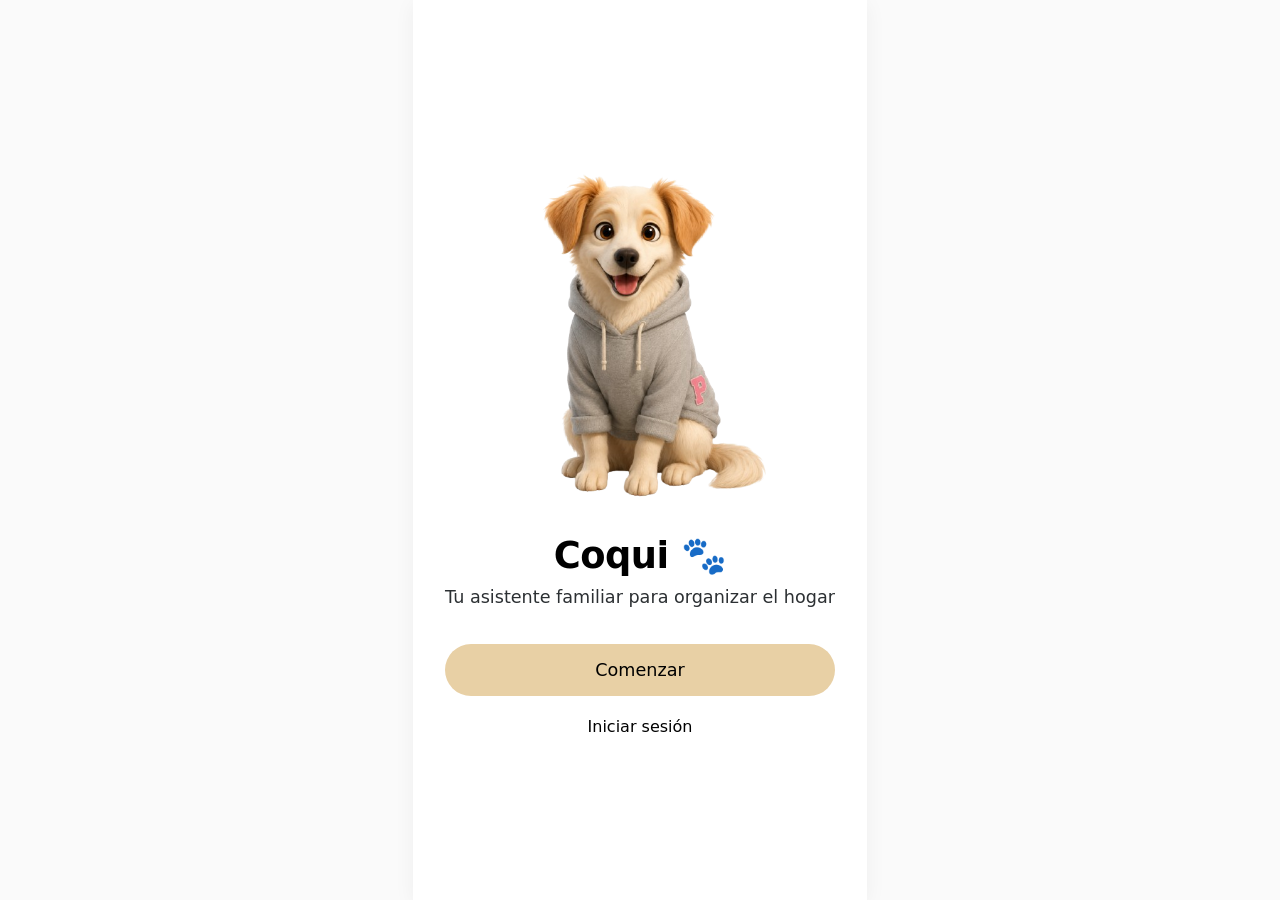
<file: index.html>
<!doctype html>
<html lang="es">
  <head>
    <meta charset="UTF-8" />
    <meta name="viewport" content="width=device-width, initial-scale=1.0" />
    <link
      rel="stylesheet"
      href="https://use.fontawesome.com/releases/v5.12.1/css/all.css"
      crossorigin="anonymous"
    />
    <link rel="stylesheet" href="css/style.css" />

    <title>Document</title>
  </head>
  <body>
    <main class="container">
      <img
        src="imgs/coqui.png"
        alt="imagen de un perrito"
        class="mascot-img"
      />
      <h1 class="title">Coqui 🐾</h1>

      <p class="subtitle">Tu asistente familiar para organizar el hogar</p>
      <div class="actions">
        <a href="#" class="btn-primary">Comenzar</a>
        <a href="login.html" class="btn-secondary">
          Iniciar sesión
        </a>
      </div>
    </main>
  </body>
</html>
</file>
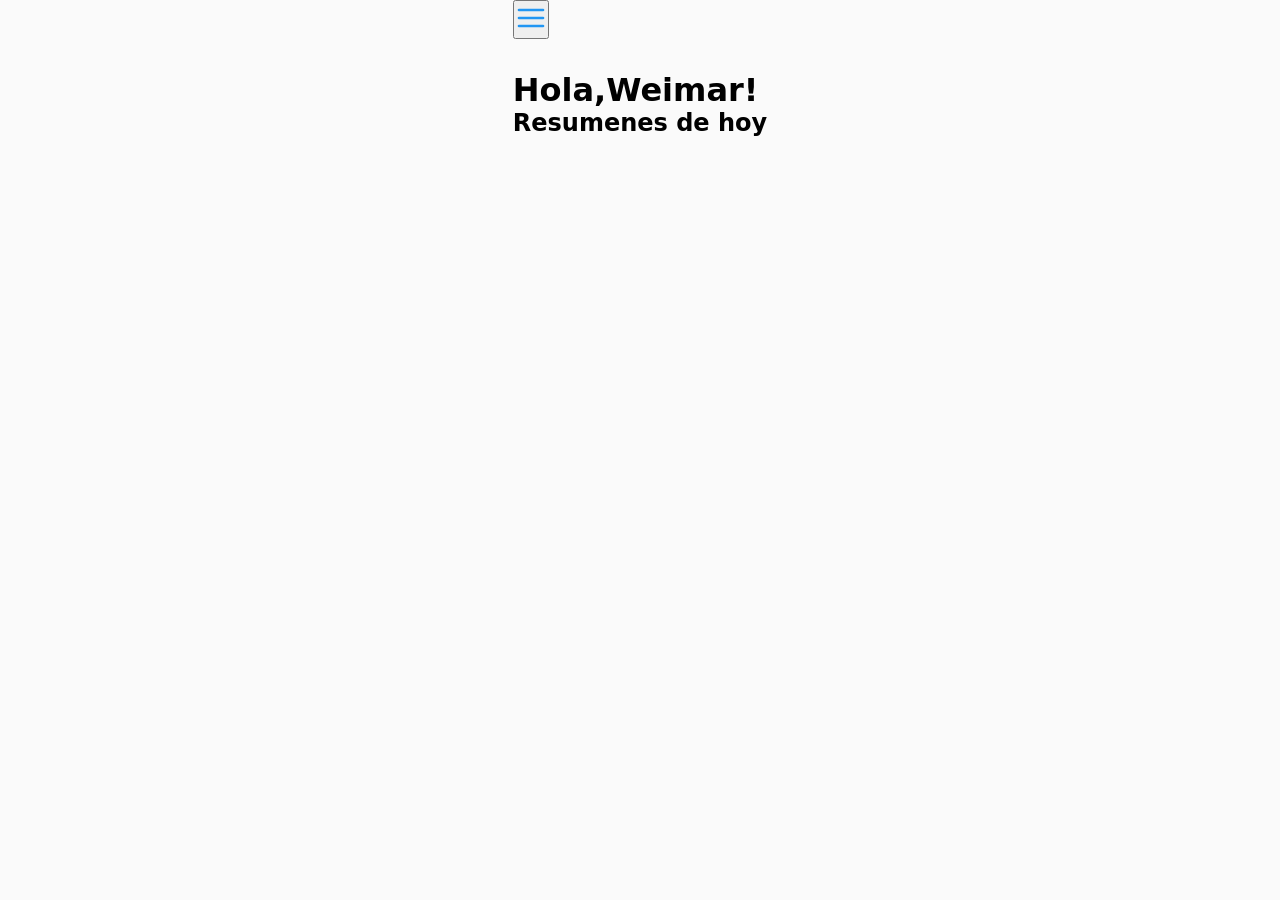
<file: dashboard.html>
<!doctype html>
<html lang="es">
  <head>
    <meta charset="UTF-8" />
    <meta name="viewport" content="width=device-width, initial-scale=1.0" />
    <title>Document</title>
    <link rel="stylesheet" href="css/style.css" />
  </head>
  <body>
    <main class="app-container dashboard-layout">
      <div class="dashboard-scroll-area">
        <header class="top-header">
          <button class="menu-btn" aria-label="Menú">
            <svg
              width="32"
              height="32"
              viewBox="0 0 24 24"
              fill="none"
              stroke="#2196F3"
              stroke-width="2"
              stroke-linecap="round"
              stroke-linejoin="round"
            >
              <line x1="3" y1="6" x2="21" y2="6"></line>
              <line x1="3" y1="12" x2="21" y2="12"></line>
              <line x1="3" y1="18" x2="21" y2="18"></line>
            </svg>
          </button>
        </header>

        <h1 class="greeting">Hola,Weimar!</h1>
        <section class="dashboard-section">
          <h2 class="section-title">Resumenes de hoy</h2>
          <div class="summary-grid">
            <div class="summary-card"></div>
          </div>
        </section>
      </div>
    </main>
  </body>
</html>
</file>
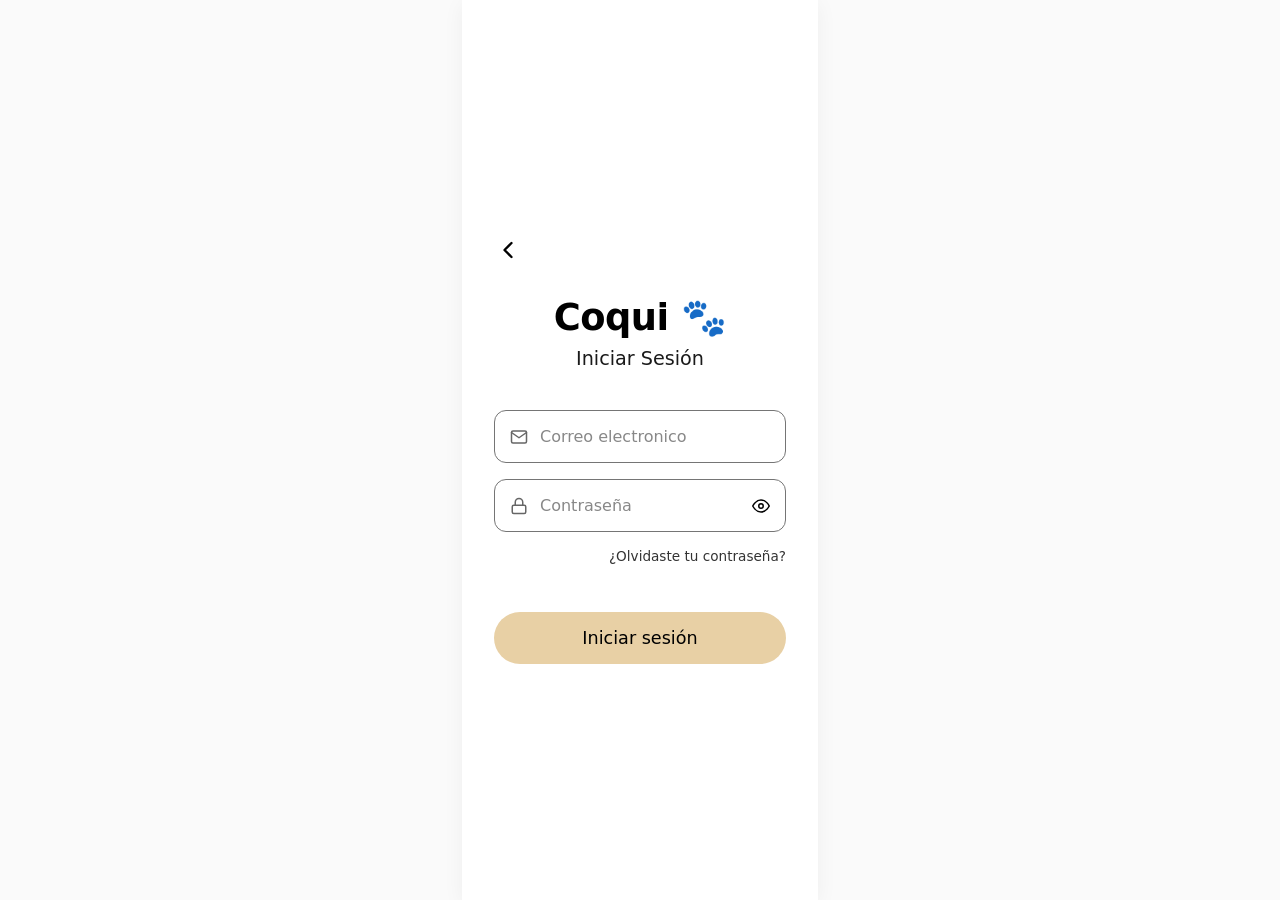
<file: login.html>
<!doctype html>
<html lang="es">
  <head>
    <meta charset="UTF-8" />
    <meta name="viewport" content="width=device-width, initial-scale=1.0" />
    <title>Document</title>
    <link rel="stylesheet" href="css/style.css">
  </head>
  <body>
    
    <main class="container">
        <header class="top-header">
            <button
                class="back-btn"
                aria-label="Volver"
                onclick="window.history.back()"
            >
                <svg
                width="28"
                height="28"
                viewBox="0 0 24 24"
                fill="none"
                stroke="#000"
                stroke-width="2"
                stroke-linecap="round"
                stroke-linejoin="round"
                >
                <polyline points="15 18 9 12 15 6"></polyline>
                </svg>
            </button>
    </header>
      <div class="login-container">
        <h1 class="title">Coqui 🐾</h1>
        <h2 class="login-subtitle">Iniciar Sesión</h2>
        <form class="login-form">
          <div class="input-group">
            <span class="icon-left">
              <svg
                width="18"
                height="18"
                viewBox="0 0 24 24"
                fill="none"
                stroke="#666"
                stroke-width="2"
                stroke-linecap="round"
                stroke-linejoin="round"
              >
                <path
                  d="M4 4h16c1.1 0 2 .9 2 2v12c0 1.1-.9 2-2 2H4c-1.1 0-2-.9-2-2V6c0-1.1.9-2 2-2z"
                ></path>
                <polyline points="22,6 12,13 2,6"></polyline>
              </svg>
            </span>
            <input
              type="email"
              placeholder="Correo electronico"
              class="input-field"
              required
            />
          </div>

          <div class="input-group">
                    <span class="icon-left">
                        <svg width="18" height="18" viewBox="0 0 24 24" fill="none" stroke="#666" stroke-width="2" stroke-linecap="round" stroke-linejoin="round">
                            <rect x="3" y="11" width="18" height="11" rx="2" ry="2"></rect>
                            <path d="M7 11V7a5 5 0 0 1 10 0v4"></path>
                        </svg>
                    </span>
                    <input type="password" placeholder="Contraseña" class="input-field" id="password-input" required>
                    <button type="button" class="icon-right" aria-label="Mostrar contraseña">
                        
                        <svg width="18" height="18" viewBox="0 0 24 24" fill="none" stroke="#000" stroke-width="2" stroke-linecap="round" stroke-linejoin="round">
                            <path d="M1 12s4-8 11-8 11 8 11 8-4 8-11 8-11-8-11-8z"></path>
                            <circle cx="12" cy="12" r="3"></circle>
                        </svg>
                    </button>
                </div>

                
                <div class="forgot-password-container">
                    <a href="#" class="forgot-link">¿Olvidaste tu contraseña?</a>
                </div>

                <a href="#" class="btn-primary login-btn">Iniciar sesión</a>
            </form>
        </div>
        </form>
      </div>
    </main>
  </body>
</html>
</file>
<file: css/style.css>
:root{
    --verde-azulado: #0A7068;
    --rosa: #C92A5A;  
    --oro: #E8D0A5;     
    --gris: #989A9C;     
    --negro-lectura: #2C3033;     
    --fondo-claro: #FAFAFA;      
}

*{
    margin: 0;
    padding: 0;
    box-sizing: border-box;
    font-family: system-ui, -apple-system, BlinkMacSystemFont, 'Segoe UI', Roboto, Oxygen, Ubuntu, Cantarell, 'Open Sans', 'Helvetica Neue', sans-serif;
}

body, html{
    height: 100%;
    background-color: var(--fondo-claro);
    display: flex;
    justify-content: center;
}

.container{
    width: 100%;
    max-width: 480px;
    height: 100%;
    display: flex;
    flex-direction: column;
    justify-content: center;
    align-items: center;
    padding: 2rem;
    text-align: center;
    background-color: #ffffff;
    box-shadow: 0 4px 20px rgba(0, 0, 0, 0.05);
}

.mascot-img{
    width: 100%;
    max-width: 280px;
    height: auto;
    object-fit: contain;
    margin-bottom: 1.5rem;
}

.title{
    font-size: 2.3rem;
    font-weight: 800;
    color: #000000;
    margin-bottom: 8px;
    letter-spacing: -0.5px;

}

.subtitle{
    font-size: 1.1rem;
    color: var(--negro-lectura);
    margin-bottom: 2.1rem;
    line-height: 1.4;
}

.actions{
    width: 100%;
    display: flex;
    flex-direction: column;
    align-items: center;
    gap: 16px;
}

.btn-primary{
    width: 100%;
    padding: 16px 24px;
    background-color: var(--oro);
    color: #000000;
    border: none;
    border-radius: 50px;
    font-size: 1.1rem;
    font-weight: 500;
    cursor: pointer;
    transition: background-color 0.2s ease;
    text-decoration: none;
}

.btn-primary:hover{
    color: white;
}

.btn-secondary{
    background: transparent;
    border: none;
    color: #000000;
    font-size: 1.0rem;
    cursor: pointer;
    padding: 5px;
    text-decoration: none;
}

.btn-secondary:hover{
    text-decoration: underline;
    color: var(--verde-azulado);
}

@media (max-width: 480px) {
    .app-container {
        border-radius: 0; 
        max-height: 100vh; 
        box-shadow: none; 
        padding: 2rem;
    }
}

/* =========================================
   NUEVOS ESTILOS PARA LA PANTALLA DE LOGIN 
   ========================================= */

.top-header {
    width: 100%;
    display: flex;
    justify-content: flex-start; 
    margin-bottom: 2rem;
}

.back-btn {
    background: transparent;
    border: none;
    cursor: pointer;
    padding: 0;
    display: flex;
    align-items: center;
}


.login-content {
    width: 100%;
    display: flex;
    flex-direction: column;
    align-items: center;
    flex-grow: 1; 
}


.login-subtitle {
    font-size: 1.2rem;
    font-weight: 400;
    color: #1a1a1a;
    margin-bottom: 2.5rem;
}


.login-form {
    width: 100%;
    display: flex;
    flex-direction: column;
}

.input-group {
    position: relative;
    width: 100%;
    margin-bottom: 16px;
}

.input-field {
    width: 100%;
    padding: 16px 45px; 
    border: 1px solid #757575; 
    border-radius: 12px; 
    font-size: 1rem;
    color: #333;
    outline: none;
    transition: border-color 0.2s ease;
}

.input-field::placeholder {
    color: #888;
}

.input-field:focus {
    border-color: #000;
    border-width: 1.5px;
}


.icon-left {
    position: absolute;
    left: 16px;
    top: 50%;
    transform: translateY(-50%);
    display: flex;
    align-items: center;
    pointer-events: none; 
}

.icon-right {
    position: absolute;
    right: 16px;
    top: 50%;
    transform: translateY(-50%);
    background: none;
    border: none;
    cursor: pointer;
    display: flex;
    align-items: center;
    padding: 0;
}


.forgot-password-container {
    width: 100%;
    display: flex;
    justify-content: flex-end; 
    margin-bottom: 3rem; 
}

.forgot-link {
    font-size: 0.85rem;
    color: #333;
    text-decoration: none;
}

.forgot-link:hover {
    text-decoration: underline;
    color: var(--verde-azulado);
}


.login-btn {
    margin-top: auto; 
}
</file>
